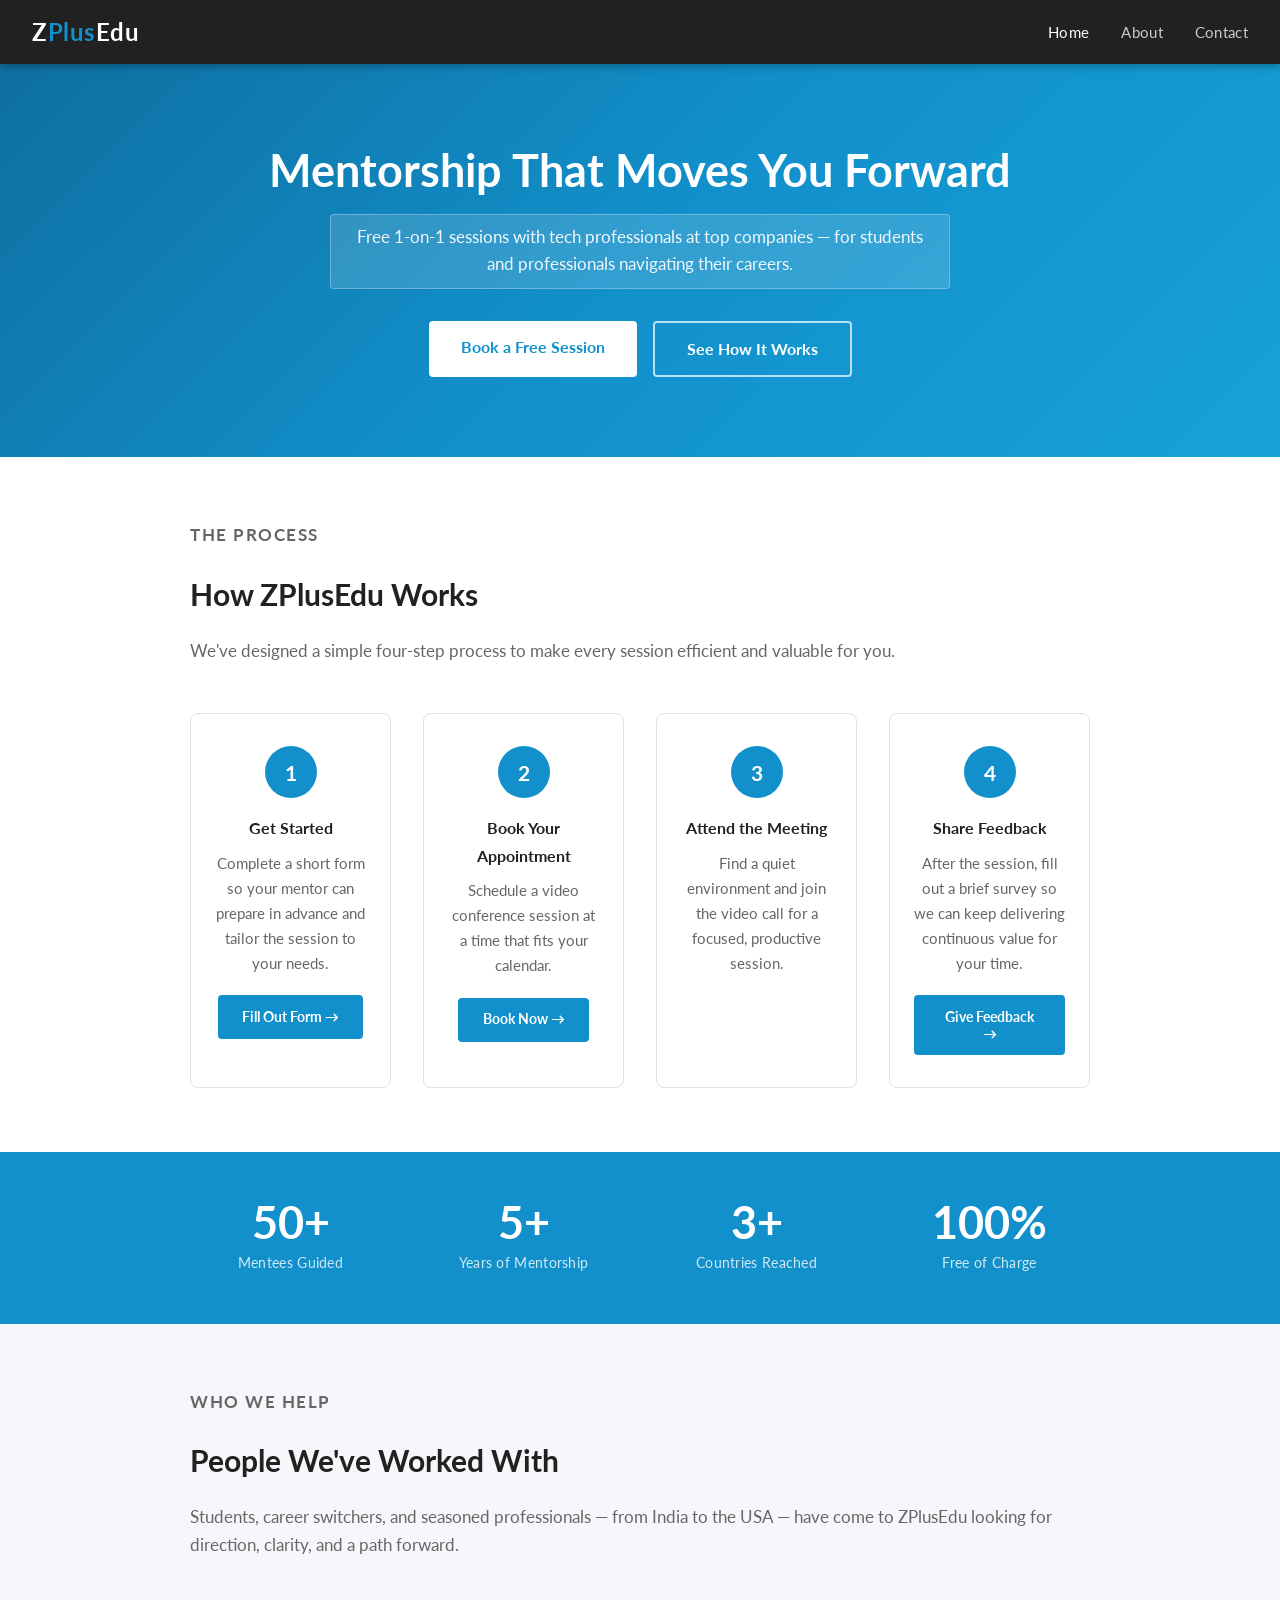
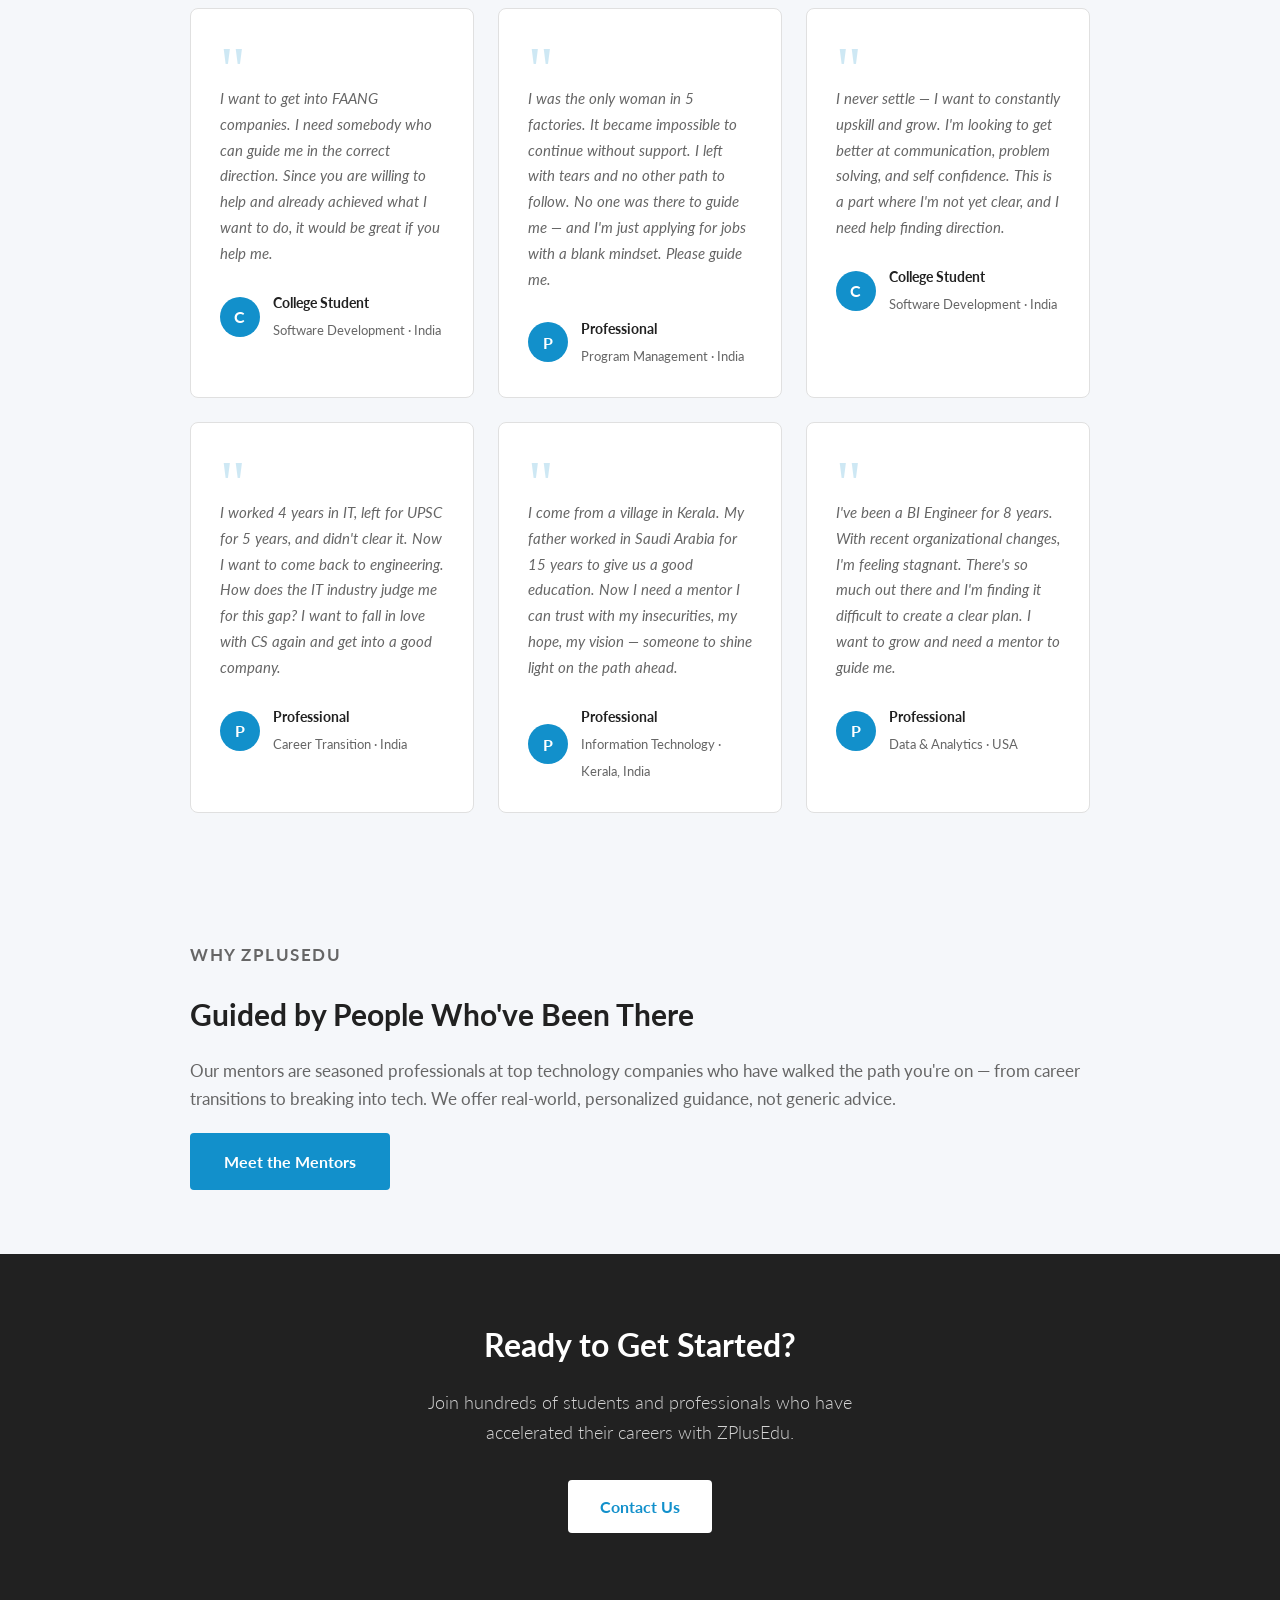
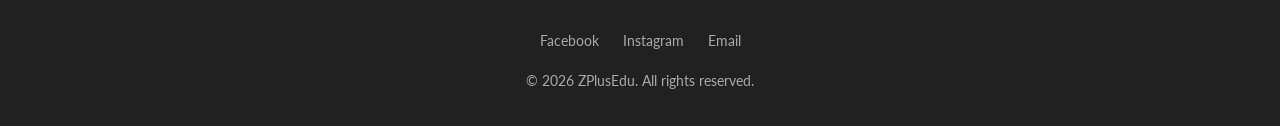
<file: index.html>
<!DOCTYPE html>
<html lang="en">
<head>
  <meta charset="UTF-8" />
  <meta name="viewport" content="width=device-width, initial-scale=1.0" />
  <title>ZPlusEdu – Mentorship for Students & Professionals</title>
  <meta name="description" content="ZPlusEdu connects students and professionals with experienced mentors for personalized guidance in tech and career development." />
  <meta property="og:title" content="ZPlusEdu – Mentorship for Students & Professionals" />
  <meta property="og:description" content="Connect with experienced mentors in tech and beyond. Free, personalized guidance for your career and growth." />
  <meta property="og:type" content="website" />
  <meta property="og:url" content="https://www.zplusedu.com/" />
  <meta property="og:image" content="https://www.zplusedu.com/favicon.svg" />
  <link rel="icon" type="image/svg+xml" href="favicon.svg" />
  <link rel="stylesheet" href="css/style.css" />
</head>
<body>

  <!-- NAVBAR -->
  <nav class="navbar">
    <a href="index.html" class="navbar-brand">Z<span>Plus</span>Edu</a>
    <button class="hamburger" aria-label="Toggle menu">
      <span></span><span></span><span></span>
    </button>
    <ul class="nav-links">
      <li><a href="index.html" class="active">Home</a></li>
      <li><a href="about.html">About</a></li>
      <li><a href="contact.html">Contact</a></li>
    </ul>
  </nav>

  <!-- HERO -->
  <section class="hero">
    <h1>Mentorship That Moves You Forward</h1>
    <div class="hero-tagline">Free 1-on-1 sessions with tech professionals at top companies — for students and professionals navigating their careers.</div>
    <div class="hero-buttons">
      <a href="https://calendly.com/gaganmani90/30min" target="_blank" rel="noopener" class="btn btn-white">Book a Free Session</a>
      <a href="#how-it-works" class="btn btn-outline">See How It Works</a>
    </div>
  </section>

  <!-- HOW IT WORKS -->
  <section class="section" id="how-it-works">
    <div class="container">
      <p class="section-label">The Process</p>
      <h2>How ZPlusEdu Works</h2>
      <p>We've designed a simple four-step process to make every session efficient and valuable for you.</p>

      <div class="steps-grid">

        <div class="step-card">
          <div class="step-number">1</div>
          <h3>Get Started</h3>
          <p>Complete a short form so your mentor can prepare in advance and tailor the session to your needs.</p>
          <a href="https://docs.google.com/forms/d/e/1FAIpQLScV7axWLC_OLNufkw_f255kILnCEydoluJ_lVAcC6fFgnAMPQ/viewform" target="_blank" rel="noopener" class="btn btn-primary btn-card-action">Fill Out Form →</a>
        </div>

        <div class="step-card">
          <div class="step-number">2</div>
          <h3>Book Your Appointment</h3>
          <p>Schedule a video conference session at a time that fits your calendar.</p>
          <a href="https://calendly.com/gaganmani90/30min" target="_blank" rel="noopener" class="btn btn-primary btn-card-action">Book Now →</a>
        </div>

        <div class="step-card">
          <div class="step-number">3</div>
          <h3>Attend the Meeting</h3>
          <p>Find a quiet environment and join the video call for a focused, productive session.</p>
        </div>

        <div class="step-card">
          <div class="step-number">4</div>
          <h3>Share Feedback</h3>
          <p>After the session, fill out a brief survey so we can keep delivering continuous value for your time.</p>
          <a href="https://docs.google.com/forms/d/e/1FAIpQLSdU-aodXJIhE95sFFNBmiVGt4M1LLg252wgssLHW7nbyc6kIQ/viewform" target="_blank" rel="noopener" class="btn btn-primary btn-card-action">Give Feedback →</a>
        </div>

      </div>
    </div>
  </section>

  <!-- STATS -->
  <section class="stats-section">
    <div class="container">
      <div class="stats-grid">
        <div class="stat-item">
          <div class="stat-number">50+</div>
          <div class="stat-label">Mentees Guided</div>
        </div>
        <div class="stat-item">
          <div class="stat-number">5+</div>
          <div class="stat-label">Years of Mentorship</div>
        </div>
        <div class="stat-item">
          <div class="stat-number">3+</div>
          <div class="stat-label">Countries Reached</div>
        </div>
        <div class="stat-item">
          <div class="stat-number">100%</div>
          <div class="stat-label">Free of Charge</div>
        </div>
      </div>
    </div>
  </section>

  <!-- TESTIMONIALS -->
  <section class="section section-alt" id="testimonials">
    <div class="container">
      <p class="section-label">Who We Help</p>
      <h2>People We've Worked With</h2>
      <p>Students, career switchers, and seasoned professionals — from India to the USA — have come to ZPlusEdu looking for direction, clarity, and a path forward.</p>

      <div class="testimonials-grid">

        <div class="testimonial-card">
          <div class="testimonial-quote">"</div>
          <p>I want to get into FAANG companies. I need somebody who can guide me in the correct direction. Since you are willing to help and already achieved what I want to do, it would be great if you help me.</p>
          <div class="testimonial-meta">
            <div class="testimonial-avatar">C</div>
            <div>
              <strong>College Student</strong>
              <span>Software Development · India</span>
            </div>
          </div>
        </div>

        <div class="testimonial-card">
          <div class="testimonial-quote">"</div>
          <p>I was the only woman in 5 factories. It became impossible to continue without support. I left with tears and no other path to follow. No one was there to guide me — and I'm just applying for jobs with a blank mindset. Please guide me.</p>
          <div class="testimonial-meta">
            <div class="testimonial-avatar">P</div>
            <div>
              <strong>Professional</strong>
              <span>Program Management · India</span>
            </div>
          </div>
        </div>

        <div class="testimonial-card">
          <div class="testimonial-quote">"</div>
          <p>I never settle — I want to constantly upskill and grow. I'm looking to get better at communication, problem solving, and self confidence. This is a part where I'm not yet clear, and I need help finding direction.</p>
          <div class="testimonial-meta">
            <div class="testimonial-avatar">C</div>
            <div>
              <strong>College Student</strong>
              <span>Software Development · India</span>
            </div>
          </div>
        </div>

        <div class="testimonial-card">
          <div class="testimonial-quote">"</div>
          <p>I worked 4 years in IT, left for UPSC for 5 years, and didn't clear it. Now I want to come back to engineering. How does the IT industry judge me for this gap? I want to fall in love with CS again and get into a good company.</p>
          <div class="testimonial-meta">
            <div class="testimonial-avatar">P</div>
            <div>
              <strong>Professional</strong>
              <span>Career Transition · India</span>
            </div>
          </div>
        </div>

        <div class="testimonial-card">
          <div class="testimonial-quote">"</div>
          <p>I come from a village in Kerala. My father worked in Saudi Arabia for 15 years to give us a good education. Now I need a mentor I can trust with my insecurities, my hope, my vision — someone to shine light on the path ahead.</p>
          <div class="testimonial-meta">
            <div class="testimonial-avatar">P</div>
            <div>
              <strong>Professional</strong>
              <span>Information Technology · Kerala, India</span>
            </div>
          </div>
        </div>

        <div class="testimonial-card">
          <div class="testimonial-quote">"</div>
          <p>I've been a BI Engineer for 8 years. With recent organizational changes, I'm feeling stagnant. There's so much out there and I'm finding it difficult to create a clear plan. I want to grow and need a mentor to guide me.</p>
          <div class="testimonial-meta">
            <div class="testimonial-avatar">P</div>
            <div>
              <strong>Professional</strong>
              <span>Data & Analytics · USA</span>
            </div>
          </div>
        </div>

      </div>
    </div>
  </section>

  <!-- ABOUT SNIPPET -->
  <section class="section section-alt">
    <div class="container">
      <p class="section-label">Why ZPlusEdu</p>
      <h2>Guided by People Who've Been There</h2>
      <p>Our mentors are seasoned professionals at top technology companies who have walked the path you're on — from career transitions to breaking into tech. We offer real-world, personalized guidance, not generic advice.</p>
      <a href="about.html" class="btn btn-primary">Meet the Mentors</a>
    </div>
  </section>

  <!-- CTA -->
  <section class="cta-section">
    <h2>Ready to Get Started?</h2>
    <p>Join hundreds of students and professionals who have accelerated their careers with ZPlusEdu.</p>
    <a href="contact.html" class="btn btn-white">Contact Us</a>
  </section>

  <!-- FOOTER -->
  <footer>
    <div class="social-links">
      <a href="https://www.facebook.com/zplusedu/" target="_blank" rel="noopener">Facebook</a>
      <a href="https://www.instagram.com/zplusedu/" target="_blank" rel="noopener">Instagram</a>
      <a href="mailto:zplusedu@gmail.com">Email</a>
    </div>
    <p>&copy; 2026 ZPlusEdu. All rights reserved.</p>
  </footer>

  <script src="js/main.js"></script>
</body>
</html>
</file>
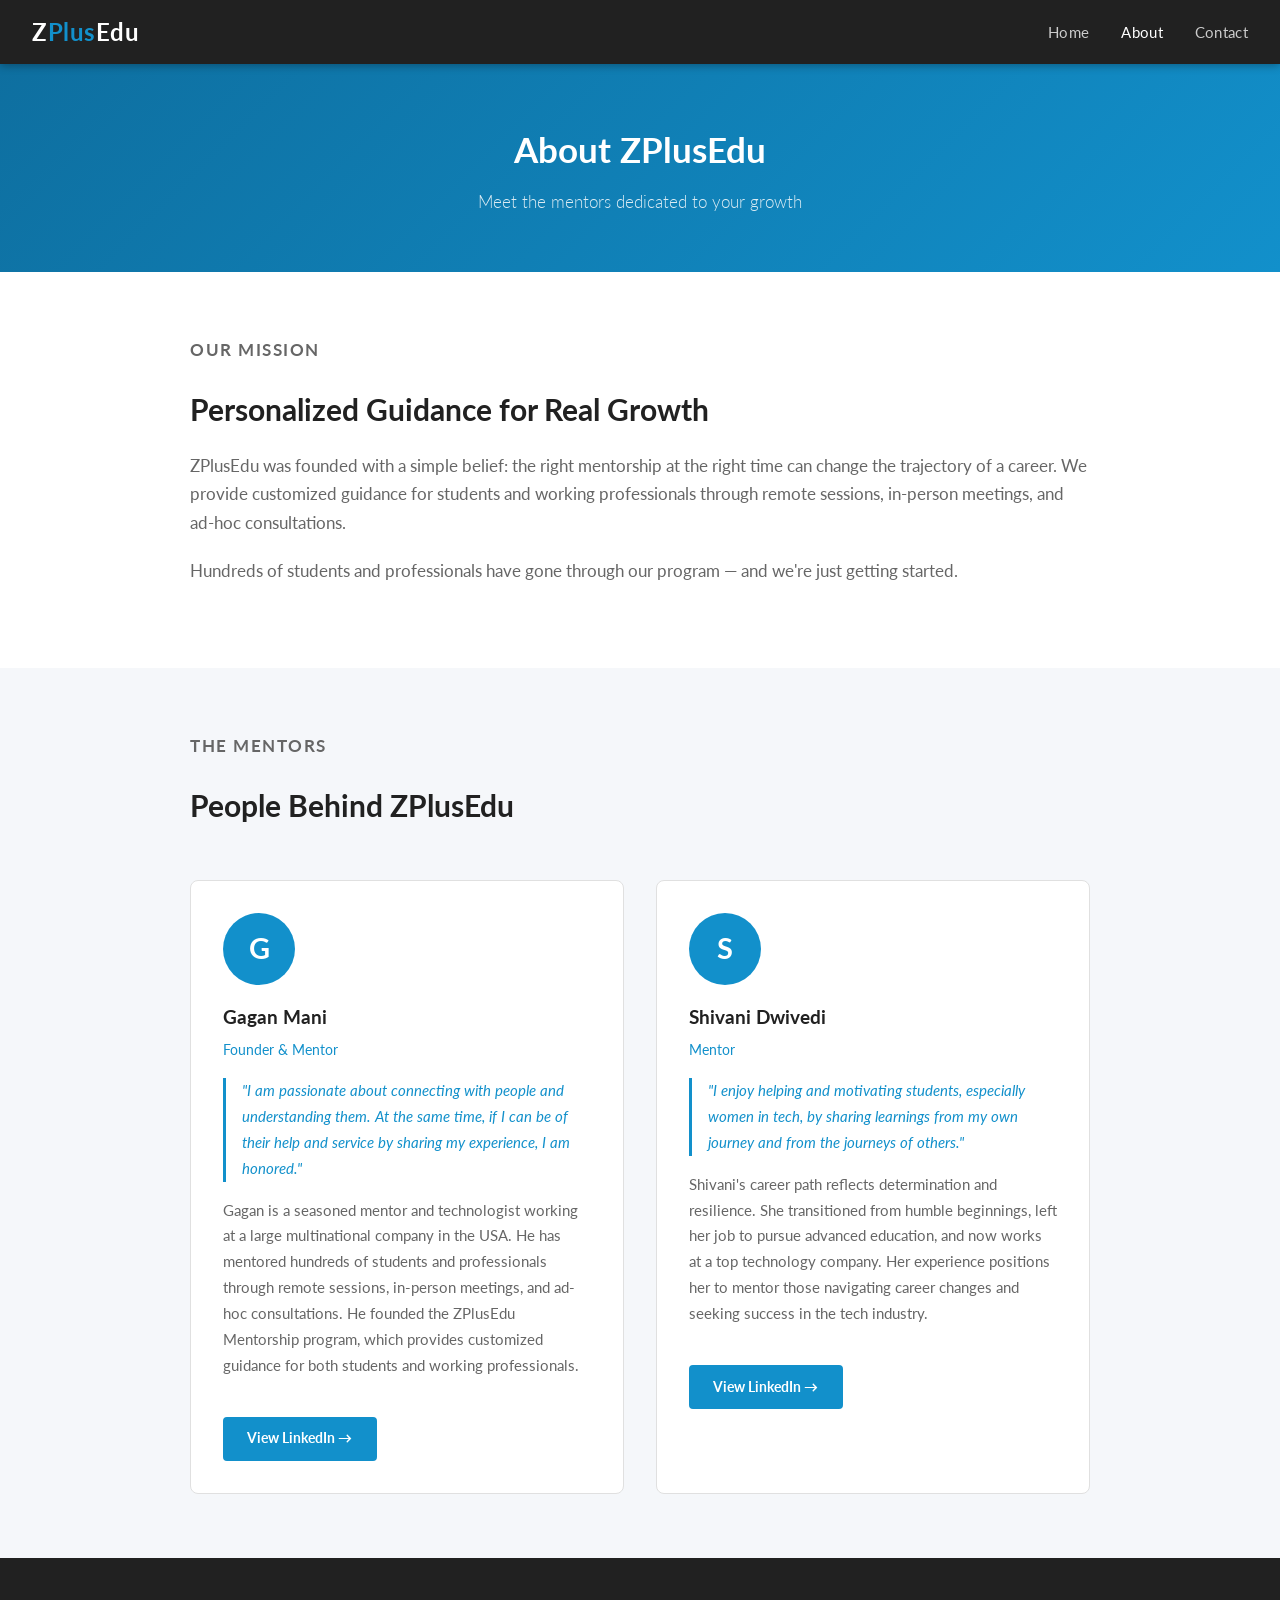
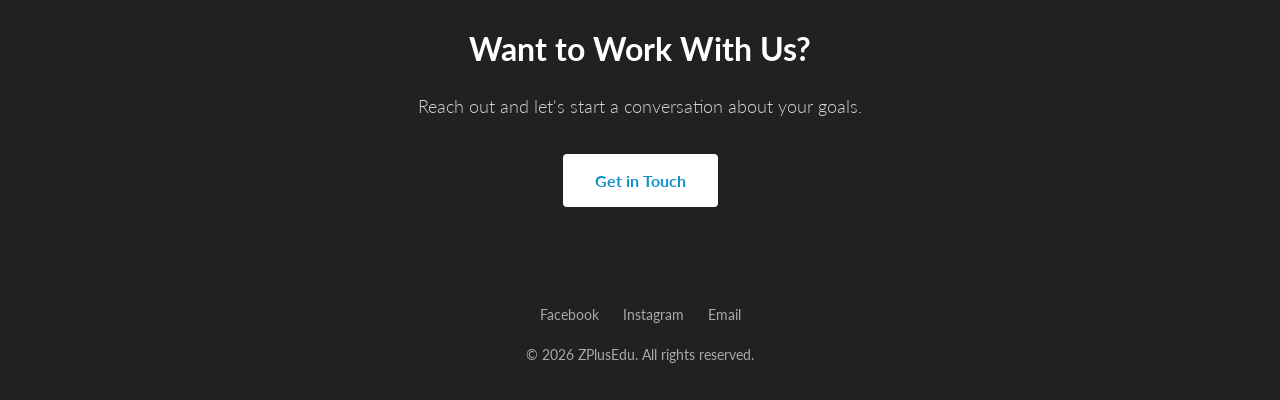
<file: about.html>
<!DOCTYPE html>
<html lang="en">
<head>
  <meta charset="UTF-8" />
  <meta name="viewport" content="width=device-width, initial-scale=1.0" />
  <title>About – ZPlusEdu</title>
  <meta name="description" content="Meet the mentors behind ZPlusEdu – experienced tech professionals passionate about guiding students and working professionals." />
  <meta property="og:title" content="About – ZPlusEdu" />
  <meta property="og:description" content="Meet Gagan and Shivani — seasoned tech professionals dedicated to free, personalized mentorship." />
  <meta property="og:type" content="website" />
  <meta property="og:url" content="https://www.zplusedu.com/about" />
  <meta property="og:image" content="https://www.zplusedu.com/favicon.svg" />
  <link rel="icon" type="image/svg+xml" href="favicon.svg" />
  <link rel="stylesheet" href="css/style.css" />
</head>
<body>

  <!-- NAVBAR -->
  <nav class="navbar">
    <a href="index.html" class="navbar-brand">Z<span>Plus</span>Edu</a>
    <button class="hamburger" aria-label="Toggle menu">
      <span></span><span></span><span></span>
    </button>
    <ul class="nav-links">
      <li><a href="index.html">Home</a></li>
      <li><a href="about.html" class="active">About</a></li>
      <li><a href="contact.html">Contact</a></li>
    </ul>
  </nav>

  <!-- PAGE HERO -->
  <section class="page-hero">
    <h1>About ZPlusEdu</h1>
    <p>Meet the mentors dedicated to your growth</p>
  </section>

  <!-- MISSION -->
  <section class="section">
    <div class="container">
      <p class="section-label">Our Mission</p>
      <h2>Personalized Guidance for Real Growth</h2>
      <p>ZPlusEdu was founded with a simple belief: the right mentorship at the right time can change the trajectory of a career. We provide customized guidance for students and working professionals through remote sessions, in-person meetings, and ad-hoc consultations.</p>
      <p>Hundreds of students and professionals have gone through our program — and we're just getting started.</p>
    </div>
  </section>

  <!-- TEAM -->
  <section class="section section-alt">
    <div class="container">
      <p class="section-label">The Mentors</p>
      <h2>People Behind ZPlusEdu</h2>

      <div class="team-grid">

        <div class="team-card">
          <div class="team-avatar">G</div>
          <h3>Gagan Mani</h3>
          <p style="color: var(--primary); font-size:0.88rem; margin-bottom:0.8rem;">Founder &amp; Mentor</p>
          <blockquote>
            "I am passionate about connecting with people and understanding them. At the same time, if I can be of their help and service by sharing my experience, I am honored."
          </blockquote>
          <p>Gagan is a seasoned mentor and technologist working at a large multinational company in the USA. He has mentored hundreds of students and professionals through remote sessions, in-person meetings, and ad-hoc consultations. He founded the ZPlusEdu Mentorship program, which provides customized guidance for both students and working professionals.</p>
          <a href="https://www.linkedin.com/in/gaganmani90/" target="_blank" rel="noopener" class="btn btn-primary btn-card-action">View LinkedIn →</a>
        </div>

        <div class="team-card">
          <div class="team-avatar">S</div>
          <h3>Shivani Dwivedi</h3>
          <p style="color: var(--primary); font-size:0.88rem; margin-bottom:0.8rem;">Mentor</p>
          <blockquote>
            "I enjoy helping and motivating students, especially women in tech, by sharing learnings from my own journey and from the journeys of others."
          </blockquote>
          <p>Shivani's career path reflects determination and resilience. She transitioned from humble beginnings, left her job to pursue advanced education, and now works at a top technology company. Her experience positions her to mentor those navigating career changes and seeking success in the tech industry.</p>
          <a href="https://www.linkedin.com/in/shivani-dwivedi-5b59bab3/" target="_blank" rel="noopener" class="btn btn-primary btn-card-action">View LinkedIn →</a>
        </div>

      </div>
    </div>
  </section>

  <!-- CTA -->
  <section class="cta-section">
    <h2>Want to Work With Us?</h2>
    <p>Reach out and let's start a conversation about your goals.</p>
    <a href="contact.html" class="btn btn-white">Get in Touch</a>
  </section>

  <!-- FOOTER -->
  <footer>
    <div class="social-links">
      <a href="https://www.facebook.com/zplusedu/" target="_blank" rel="noopener">Facebook</a>
      <a href="https://www.instagram.com/zplusedu/" target="_blank" rel="noopener">Instagram</a>
      <a href="mailto:zplusedu@gmail.com">Email</a>
    </div>
    <p>&copy; 2026 ZPlusEdu. All rights reserved.</p>
  </footer>

  <script src="js/main.js"></script>
</body>
</html>
</file>
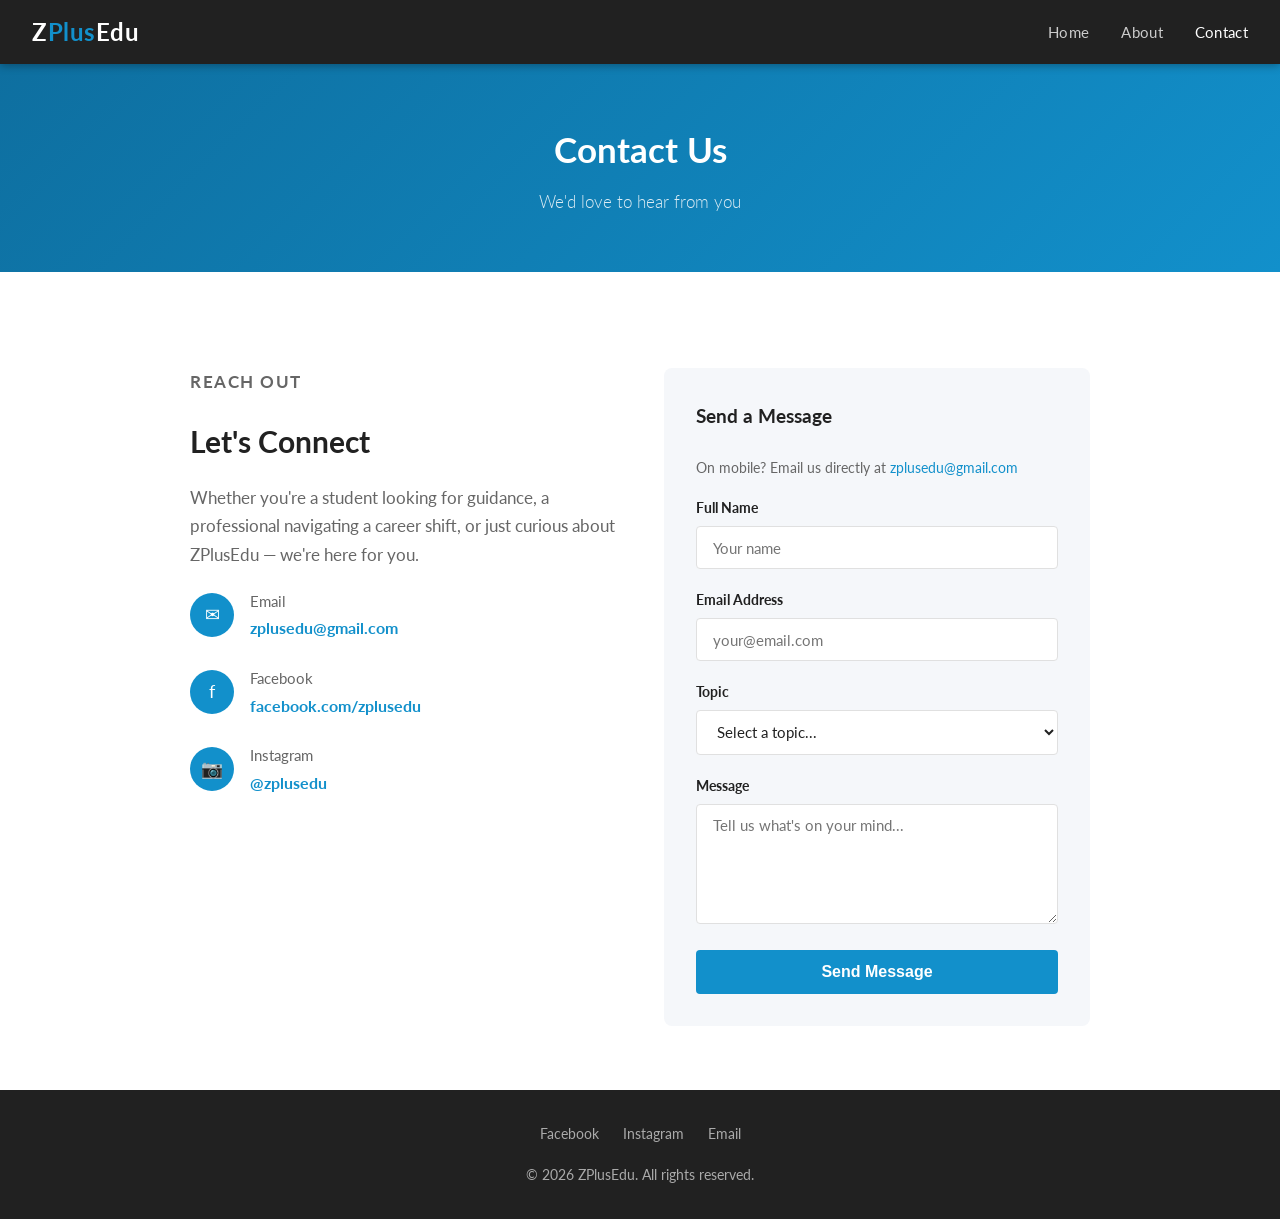
<file: contact.html>
<!DOCTYPE html>
<html lang="en">
<head>
  <meta charset="UTF-8" />
  <meta name="viewport" content="width=device-width, initial-scale=1.0" />
  <title>Contact – ZPlusEdu</title>
  <meta name="description" content="Get in touch with ZPlusEdu. Reach us via email, Facebook, or Instagram." />
  <meta property="og:title" content="Contact – ZPlusEdu" />
  <meta property="og:description" content="Reach out to ZPlusEdu via email, Facebook, or Instagram. We'd love to hear from you." />
  <meta property="og:type" content="website" />
  <meta property="og:url" content="https://www.zplusedu.com/contact" />
  <meta property="og:image" content="https://www.zplusedu.com/favicon.svg" />
  <link rel="icon" type="image/svg+xml" href="favicon.svg" />
  <link rel="stylesheet" href="css/style.css" />
</head>
<body>

  <!-- NAVBAR -->
  <nav class="navbar">
    <a href="index.html" class="navbar-brand">Z<span>Plus</span>Edu</a>
    <button class="hamburger" aria-label="Toggle menu">
      <span></span><span></span><span></span>
    </button>
    <ul class="nav-links">
      <li><a href="index.html">Home</a></li>
      <li><a href="about.html">About</a></li>
      <li><a href="contact.html" class="active">Contact</a></li>
    </ul>
  </nav>

  <!-- PAGE HERO -->
  <section class="page-hero">
    <h1>Contact Us</h1>
    <p>We'd love to hear from you</p>
  </section>

  <!-- CONTACT SECTION -->
  <section class="section">
    <div class="container">
      <div class="contact-grid">

        <!-- Contact Info -->
        <div>
          <p class="section-label">Reach Out</p>
          <h2>Let's Connect</h2>
          <p>Whether you're a student looking for guidance, a professional navigating a career shift, or just curious about ZPlusEdu — we're here for you.</p>

          <div class="contact-item">
            <div class="contact-icon">✉</div>
            <div>
              <p>Email</p>
              <a href="mailto:zplusedu@gmail.com">zplusedu@gmail.com</a>
            </div>
          </div>

          <div class="contact-item">
            <div class="contact-icon">f</div>
            <div>
              <p>Facebook</p>
              <a href="https://www.facebook.com/zplusedu/" target="_blank" rel="noopener">facebook.com/zplusedu</a>
            </div>
          </div>

          <div class="contact-item">
            <div class="contact-icon">📷</div>
            <div>
              <p>Instagram</p>
              <a href="https://www.instagram.com/zplusedu/" target="_blank" rel="noopener">@zplusedu</a>
            </div>
          </div>
        </div>

        <!-- Contact Form -->
        <div class="contact-form">
          <h3>Send a Message</h3>
          <p style="font-size:0.85rem; color:var(--gray); margin-bottom:1rem;">On mobile? Email us directly at <a href="mailto:zplusedu@gmail.com">zplusedu@gmail.com</a></p>
          <form action="mailto:zplusedu@gmail.com" method="post" enctype="text/plain">

            <div class="form-group">
              <label for="name">Full Name</label>
              <input type="text" id="name" name="name" placeholder="Your name" required />
            </div>

            <div class="form-group">
              <label for="email">Email Address</label>
              <input type="email" id="email" name="email" placeholder="your@email.com" required />
            </div>

            <div class="form-group">
              <label for="topic">Topic</label>
              <select id="topic" name="topic">
                <option value="">Select a topic...</option>
                <option value="mentorship">Mentorship Inquiry</option>
                <option value="booking">Booking a Session</option>
                <option value="general">General Question</option>
                <option value="other">Other</option>
              </select>
            </div>

            <div class="form-group">
              <label for="message">Message</label>
              <textarea id="message" name="message" placeholder="Tell us what's on your mind..." required></textarea>
            </div>

            <button type="submit" class="btn btn-primary" style="width:100%; border:none;">Send Message</button>
          </form>
        </div>

      </div>
    </div>
  </section>

  <!-- FOOTER -->
  <footer>
    <div class="social-links">
      <a href="https://www.facebook.com/zplusedu/" target="_blank" rel="noopener">Facebook</a>
      <a href="https://www.instagram.com/zplusedu/" target="_blank" rel="noopener">Instagram</a>
      <a href="mailto:zplusedu@gmail.com">Email</a>
    </div>
    <p>&copy; 2026 ZPlusEdu. All rights reserved.</p>
  </footer>

  <script src="js/main.js"></script>
</body>
</html>
</file>
<file: css/style.css>
/* ===== ZPlusEdu - Global Styles ===== */
@import url('https://fonts.googleapis.com/css2?family=Lato:wght@300;400;700&display=swap');

:root {
  --primary: #1290CB;
  --primary-dark: #0e6fa0;
  --dark: #212121;
  --light-bg: #f5f7fa;
  --white: #ffffff;
  --gray: #666666;
  --border: #e0e0e0;
}

* {
  margin: 0;
  padding: 0;
  box-sizing: border-box;
}

body {
  font-family: 'Lato', sans-serif;
  font-weight: 400;
  color: var(--dark);
  background: var(--white);
  line-height: 1.7;
}

a {
  color: var(--primary);
  text-decoration: none;
  transition: color 0.2s;
}

a:hover {
  color: var(--primary-dark);
}

/* ===== NAVBAR ===== */
.navbar {
  background: var(--dark);
  padding: 0 2rem;
  display: flex;
  align-items: center;
  justify-content: space-between;
  height: 64px;
  position: sticky;
  top: 0;
  z-index: 100;
  box-shadow: 0 2px 8px rgba(0,0,0,0.3);
}

.navbar-brand {
  color: var(--white);
  font-size: 1.5rem;
  font-weight: 700;
  letter-spacing: 0.5px;
}

.navbar-brand span {
  color: var(--primary);
}

.nav-links {
  display: flex;
  list-style: none;
  gap: 2rem;
}

.nav-links a {
  color: #ccc;
  font-weight: 400;
  font-size: 0.95rem;
  letter-spacing: 0.3px;
  transition: color 0.2s;
}

.nav-links a:hover,
.nav-links a.active {
  color: var(--white);
}

.hamburger {
  display: none;
  flex-direction: column;
  gap: 5px;
  cursor: pointer;
  background: none;
  border: none;
  padding: 4px;
}

.hamburger span {
  display: block;
  width: 24px;
  height: 2px;
  background: var(--white);
  border-radius: 2px;
  transition: 0.3s;
}

/* ===== HERO ===== */
.hero {
  background: linear-gradient(135deg, #0e6fa0 0%, #1290CB 50%, #17a2d8 100%);
  color: var(--white);
  text-align: center;
  padding: 80px 2rem;
}

.hero h1 {
  font-size: 2.8rem;
  font-weight: 700;
  margin-bottom: 1rem;
  line-height: 1.2;
}

.hero p {
  font-size: 1.2rem;
  font-weight: 300;
  max-width: 600px;
  margin: 0 auto 2rem;
  opacity: 0.9;
}

.hero-tagline {
  font-size: 1.05rem;
  font-weight: 400;
  background: rgba(255,255,255,0.15);
  border: 1px solid rgba(255,255,255,0.3);
  border-radius: 4px;
  display: inline-block;
  padding: 0.6rem 1.4rem;
  margin: 0 auto 2rem;
  max-width: 620px;
  color: var(--white);
  opacity: 0.95;
  line-height: 1.6;
}

.hero-buttons {
  display: flex;
  gap: 1rem;
  justify-content: center;
  flex-wrap: wrap;
}

.btn-outline {
  background: transparent;
  color: var(--white);
  border: 2px solid rgba(255,255,255,0.7);
}

.btn-outline:hover {
  background: rgba(255,255,255,0.1);
  color: var(--white);
  border-color: var(--white);
}

.btn {
  display: inline-block;
  padding: 0.8rem 2rem;
  border-radius: 4px;
  font-size: 1rem;
  font-weight: 700;
  transition: all 0.2s;
  cursor: pointer;
}

.btn-white {
  background: var(--white);
  color: var(--primary);
}

.btn-white:hover {
  background: #f0f0f0;
  color: var(--primary-dark);
}

.btn-primary {
  background: var(--primary);
  color: var(--white);
  border: 2px solid var(--primary);
}

.btn-primary:hover {
  background: var(--primary-dark);
  border-color: var(--primary-dark);
  color: var(--white);
}

/* ===== SECTIONS ===== */
.section {
  padding: 64px 2rem;
}

.section-alt {
  background: var(--light-bg);
}

.container {
  max-width: 900px;
  margin: 0 auto;
}

.section-label {
  color: var(--primary);
  font-size: 0.85rem;
  font-weight: 700;
  text-transform: uppercase;
  letter-spacing: 1.5px;
  margin-bottom: 0.5rem;
}

.section h2 {
  font-size: 1.9rem;
  font-weight: 700;
  margin-bottom: 1rem;
  color: var(--dark);
}

.section p {
  color: var(--gray);
  font-size: 1.05rem;
  margin-bottom: 1.2rem;
}

/* ===== STEPS ===== */
.steps-grid {
  display: grid;
  grid-template-columns: repeat(auto-fit, minmax(200px, 1fr));
  gap: 2rem;
  margin-top: 3rem;
}

.step-card {
  background: var(--white);
  border: 1px solid var(--border);
  border-radius: 8px;
  padding: 2rem 1.5rem;
  text-align: center;
  transition: box-shadow 0.2s, transform 0.2s;
}

.step-card:hover {
  box-shadow: 0 8px 24px rgba(18,144,203,0.12);
  transform: translateY(-3px);
}

.step-number {
  width: 52px;
  height: 52px;
  border-radius: 50%;
  background: var(--primary);
  color: var(--white);
  font-size: 1.3rem;
  font-weight: 700;
  display: flex;
  align-items: center;
  justify-content: center;
  margin: 0 auto 1rem;
}

.step-card h3 {
  font-size: 1rem;
  font-weight: 700;
  margin-bottom: 0.6rem;
  color: var(--dark);
}

.step-card p {
  font-size: 0.92rem;
  color: var(--gray);
  margin: 0;
}

.btn-card-action {
  display: inline-block;
  margin-top: 1.2rem;
  font-size: 0.9rem;
  padding: 0.65rem 1.4rem;
  min-height: 44px;
  line-height: 1.2;
}

/* ===== CTA SECTION ===== */
.cta-section {
  background: var(--dark);
  color: var(--white);
  text-align: center;
  padding: 64px 2rem;
}

.cta-section h2 {
  font-size: 2rem;
  font-weight: 700;
  margin-bottom: 1rem;
}

.cta-section p {
  font-size: 1.1rem;
  font-weight: 300;
  opacity: 0.8;
  margin-bottom: 2rem;
  max-width: 500px;
  margin-left: auto;
  margin-right: auto;
}

/* ===== STATS ===== */
.stats-section {
  background: var(--primary);
  padding: 48px 2rem;
}

.stats-grid {
  display: grid;
  grid-template-columns: repeat(4, 1fr);
  gap: 2rem;
  text-align: center;
}

.stat-number {
  font-size: 2.8rem;
  font-weight: 700;
  color: var(--white);
  line-height: 1;
  margin-bottom: 0.4rem;
}

.stat-label {
  font-size: 0.9rem;
  color: rgba(255,255,255,0.8);
  font-weight: 400;
  letter-spacing: 0.3px;
}

@media (max-width: 600px) {
  .stats-grid {
    grid-template-columns: repeat(2, 1fr);
  }
  .stat-number {
    font-size: 2rem;
  }
}

/* ===== TESTIMONIALS ===== */
.testimonials-grid {
  display: grid;
  grid-template-columns: repeat(auto-fit, minmax(min(280px, 100%), 1fr));
  gap: 1.5rem;
  margin-top: 3rem;
}

.testimonial-card {
  background: var(--white);
  border: 1px solid var(--border);
  border-radius: 8px;
  padding: 1.8rem;
  position: relative;
  transition: box-shadow 0.2s, transform 0.2s;
}

.testimonial-card:hover {
  box-shadow: 0 8px 24px rgba(18,144,203,0.10);
  transform: translateY(-2px);
}

.testimonial-quote {
  font-size: 4rem;
  line-height: 1;
  color: var(--primary);
  opacity: 0.2;
  font-family: Georgia, serif;
  margin-bottom: -1rem;
}

.testimonial-card > p {
  font-size: 0.95rem;
  color: var(--gray);
  font-style: italic;
  margin-bottom: 1.5rem;
  line-height: 1.7;
}

.testimonial-meta {
  display: flex;
  align-items: center;
  gap: 0.8rem;
}

.testimonial-avatar {
  width: 40px;
  height: 40px;
  border-radius: 50%;
  background: var(--primary);
  color: var(--white);
  font-size: 1rem;
  font-weight: 700;
  display: flex;
  align-items: center;
  justify-content: center;
  flex-shrink: 0;
}

.testimonial-meta strong {
  display: block;
  font-size: 0.9rem;
  color: var(--dark);
}

.testimonial-meta span {
  font-size: 0.82rem;
  color: var(--gray);
}

/* ===== TEAM CARDS ===== */
.team-grid {
  display: grid;
  grid-template-columns: repeat(auto-fit, minmax(300px, 1fr));
  gap: 2rem;
  margin-top: 3rem;
}

.team-card {
  background: var(--white);
  border: 1px solid var(--border);
  border-radius: 8px;
  padding: 2rem;
  transition: box-shadow 0.2s;
}

.team-card:hover {
  box-shadow: 0 8px 24px rgba(0,0,0,0.08);
}

.team-avatar {
  width: 72px;
  height: 72px;
  border-radius: 50%;
  background: var(--primary);
  color: var(--white);
  font-size: 1.8rem;
  font-weight: 700;
  display: flex;
  align-items: center;
  justify-content: center;
  margin-bottom: 1rem;
}

.team-card h3 {
  font-size: 1.2rem;
  font-weight: 700;
  margin-bottom: 0.3rem;
}

.team-card blockquote {
  font-style: italic;
  color: var(--primary);
  font-size: 0.95rem;
  border-left: 3px solid var(--primary);
  padding-left: 1rem;
  margin: 1rem 0;
}

.team-card p {
  font-size: 0.95rem;
  color: var(--gray);
}

/* ===== CONTACT PAGE ===== */
.contact-grid {
  display: grid;
  grid-template-columns: 1fr 1fr;
  gap: 3rem;
  margin-top: 2rem;
}

.contact-item {
  display: flex;
  align-items: center;
  gap: 1rem;
  margin-bottom: 1.5rem;
}

.contact-icon {
  width: 44px;
  height: 44px;
  border-radius: 50%;
  background: var(--primary);
  color: var(--white);
  display: flex;
  align-items: center;
  justify-content: center;
  font-size: 1.1rem;
  flex-shrink: 0;
}

.contact-item p {
  margin: 0;
  font-size: 0.95rem;
  color: var(--gray);
}

.contact-item a {
  font-weight: 700;
  display: block;
}

.contact-form {
  background: var(--light-bg);
  padding: 2rem;
  border-radius: 8px;
}

.contact-form h3 {
  font-size: 1.2rem;
  font-weight: 700;
  margin-bottom: 1.5rem;
}

.form-group {
  margin-bottom: 1.2rem;
}

.form-group label {
  display: block;
  font-size: 0.88rem;
  font-weight: 700;
  margin-bottom: 0.4rem;
  color: var(--dark);
}

.form-group input,
.form-group textarea,
.form-group select {
  width: 100%;
  padding: 0.7rem 1rem;
  border: 1px solid var(--border);
  border-radius: 4px;
  font-family: 'Lato', sans-serif;
  font-size: 0.95rem;
  color: var(--dark);
  background: var(--white);
  transition: border-color 0.2s;
}

.form-group input:focus,
.form-group textarea:focus,
.form-group select:focus {
  outline: none;
  border-color: var(--primary);
}

.form-group textarea {
  resize: vertical;
  min-height: 120px;
}

/* ===== PAGE HERO (inner pages) ===== */
.page-hero {
  background: linear-gradient(135deg, #0e6fa0 0%, #1290CB 100%);
  color: var(--white);
  padding: 56px 2rem;
  text-align: center;
}

.page-hero h1 {
  font-size: 2.2rem;
  font-weight: 700;
  margin-bottom: 0.5rem;
}

.page-hero p {
  font-weight: 300;
  opacity: 0.85;
  font-size: 1.05rem;
}

/* ===== FOOTER ===== */
footer {
  background: var(--dark);
  color: #aaa;
  text-align: center;
  padding: 2rem;
  font-size: 0.9rem;
}

footer a {
  color: var(--primary);
}

.social-links {
  display: flex;
  justify-content: center;
  gap: 1.5rem;
  margin-bottom: 1rem;
}

.social-links a {
  color: #aaa;
  font-size: 0.9rem;
  transition: color 0.2s;
}

.social-links a:hover {
  color: var(--white);
}

/* ===== RESPONSIVE ===== */
@media (max-width: 767px) {
  .hero h1 { font-size: 2rem; }
  .hero p { font-size: 1rem; }
  .hero-buttons { flex-direction: column; align-items: center; }

  .nav-links {
    display: none;
    flex-direction: column;
    position: absolute;
    top: 64px;
    left: 0; right: 0;
    background: var(--dark);
    padding: 1rem 2rem 2rem;
    gap: 1.2rem;
  }

  .nav-links.open {
    display: flex;
  }

  .hamburger { display: flex; }

  .contact-grid {
    grid-template-columns: 1fr;
  }

  .steps-grid {
    grid-template-columns: 1fr 1fr;
  }
}

@media (max-width: 479px) {
  .steps-grid {
    grid-template-columns: 1fr;
  }
  .hero h1 { font-size: 1.7rem; }
}
</file>
